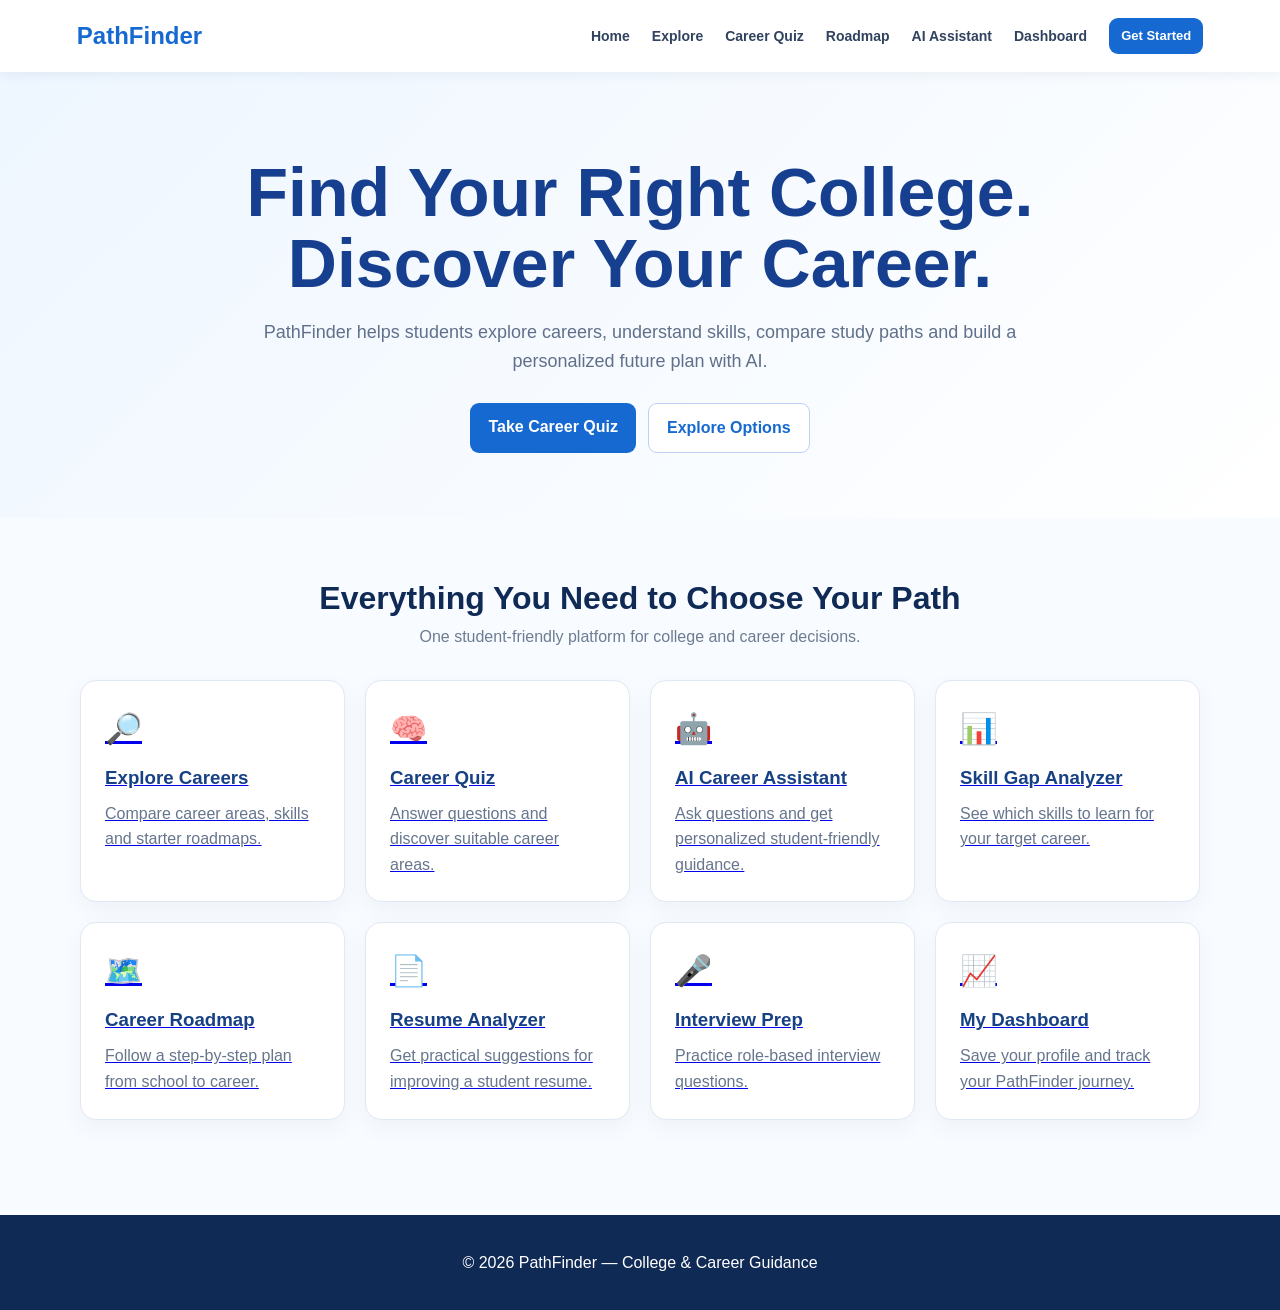
<file: index.html>
<!doctype html><html><head><meta charset="utf-8"><meta name="viewport" content="width=device-width,initial-scale=1"><title>PathFinder — College & Career Guidance</title><link rel="stylesheet" href="style.css"></head><body>
<nav><a class="logo" href="index.html">PathFinder</a><div class="navlinks"><a href="index.html">Home</a><a href="explore.html">Explore</a><a href="quiz.html">Career Quiz</a><a href="roadmap.html">Roadmap</a><a href="assistant.html">AI Assistant</a><a href="dashboard.html">Dashboard</a><a class="btn small" href="contact.html">Get Started</a></div></nav>
<section class="hero"><h1>Find Your Right College.<br>Discover Your Career.</h1><p>PathFinder helps students explore careers, understand skills, compare study paths and build a personalized future plan with AI.</p><div class="actions"><a class="btn" href="quiz.html">Take Career Quiz</a><a class="btn alt" href="explore.html">Explore Options</a></div></section>
<section class="container"><div class="section-title"><h2>Everything You Need to Choose Your Path</h2><p>One student-friendly platform for college and career decisions.</p></div><div class="grid">
<a class="card" href="explore.html"><div class="icon">🔎</div><h3>Explore Careers</h3><p>Compare career areas, skills and starter roadmaps.</p></a>
<a class="card" href="quiz.html"><div class="icon">🧠</div><h3>Career Quiz</h3><p>Answer questions and discover suitable career areas.</p></a>
<a class="card" href="assistant.html"><div class="icon">🤖</div><h3>AI Career Assistant</h3><p>Ask questions and get personalized student-friendly guidance.</p></a>
<a class="card" href="skills.html"><div class="icon">📊</div><h3>Skill Gap Analyzer</h3><p>See which skills to learn for your target career.</p></a>
<a class="card" href="roadmap.html"><div class="icon">🗺️</div><h3>Career Roadmap</h3><p>Follow a step-by-step plan from school to career.</p></a>
<a class="card" href="resume.html"><div class="icon">📄</div><h3>Resume Analyzer</h3><p>Get practical suggestions for improving a student resume.</p></a>
<a class="card" href="interview.html"><div class="icon">🎤</div><h3>Interview Prep</h3><p>Practice role-based interview questions.</p></a>
<a class="card" href="dashboard.html"><div class="icon">📈</div><h3>My Dashboard</h3><p>Save your profile and track your PathFinder journey.</p></a>
</div></section><footer>© 2026 PathFinder — College & Career Guidance</footer></body></html>
</file>
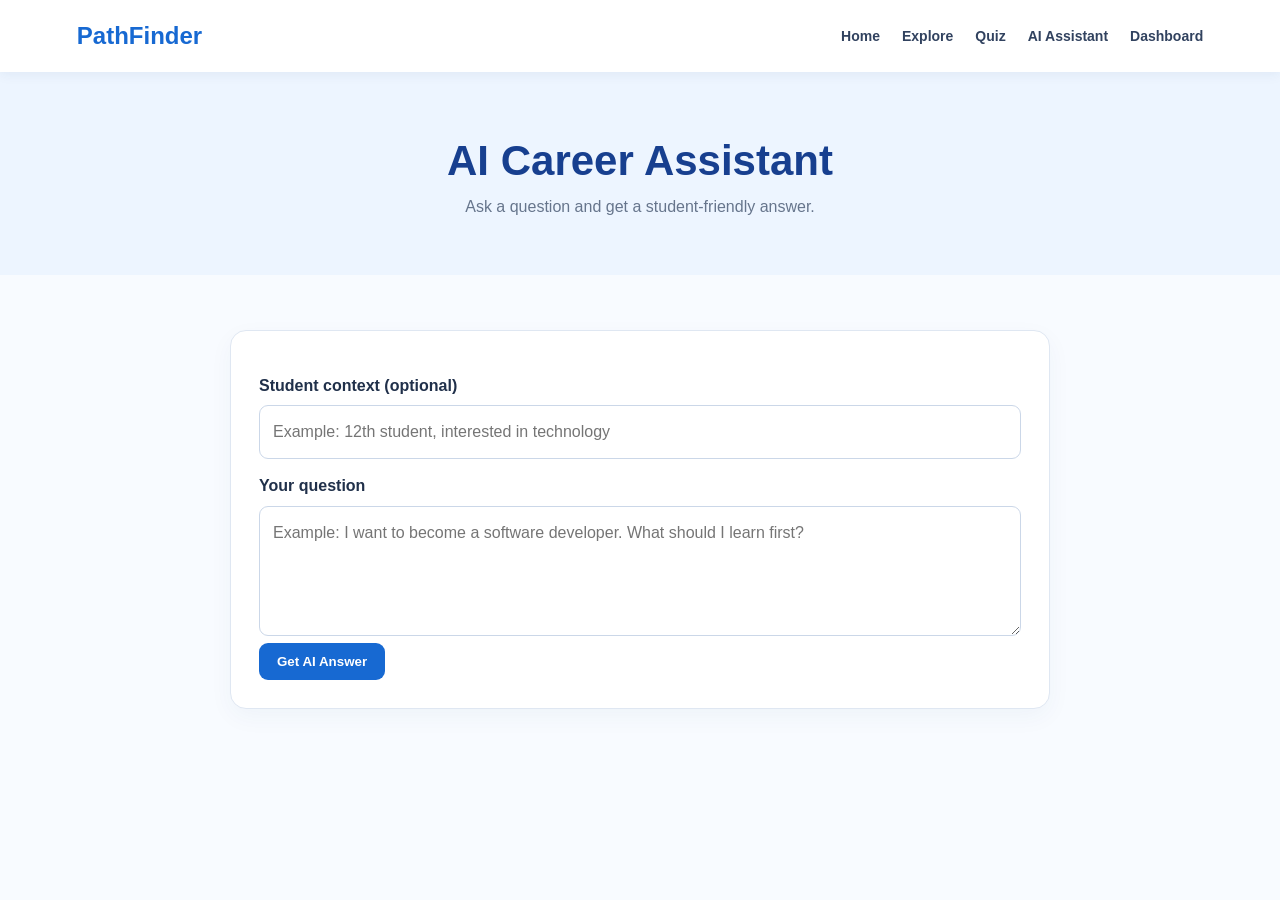
<file: assistant.html>
<!doctype html><html><head><meta charset="utf-8"><meta name="viewport" content="width=device-width,initial-scale=1"><title>AI Career Assistant — PathFinder</title><link rel="stylesheet" href="style.css"><script src="app.js" defer></script></head><body>
<nav><a class="logo" href="index.html">PathFinder</a><div class="navlinks"><a href="index.html">Home</a><a href="explore.html">Explore</a><a href="quiz.html">Quiz</a><a href="assistant.html">AI Assistant</a><a href="dashboard.html">Dashboard</a></div></nav><header class="pagehead"><h1>AI Career Assistant</h1><p>Ask a question and get a student-friendly answer.</p></header><main class="container"><div class="formbox"><label>Student context (optional)</label><input id="context" placeholder="Example: 12th student, interested in technology">
<label>Your question</label><textarea id="question" placeholder="Example: I want to become a software developer. What should I learn first?"></textarea><br><button class="btn" onclick="askAI(document.getElementById('question').value,document.getElementById('context').value)">Get AI Answer</button><div id="aiResult" class="result" style="display:none"></div></div></main></body></html>
</file>
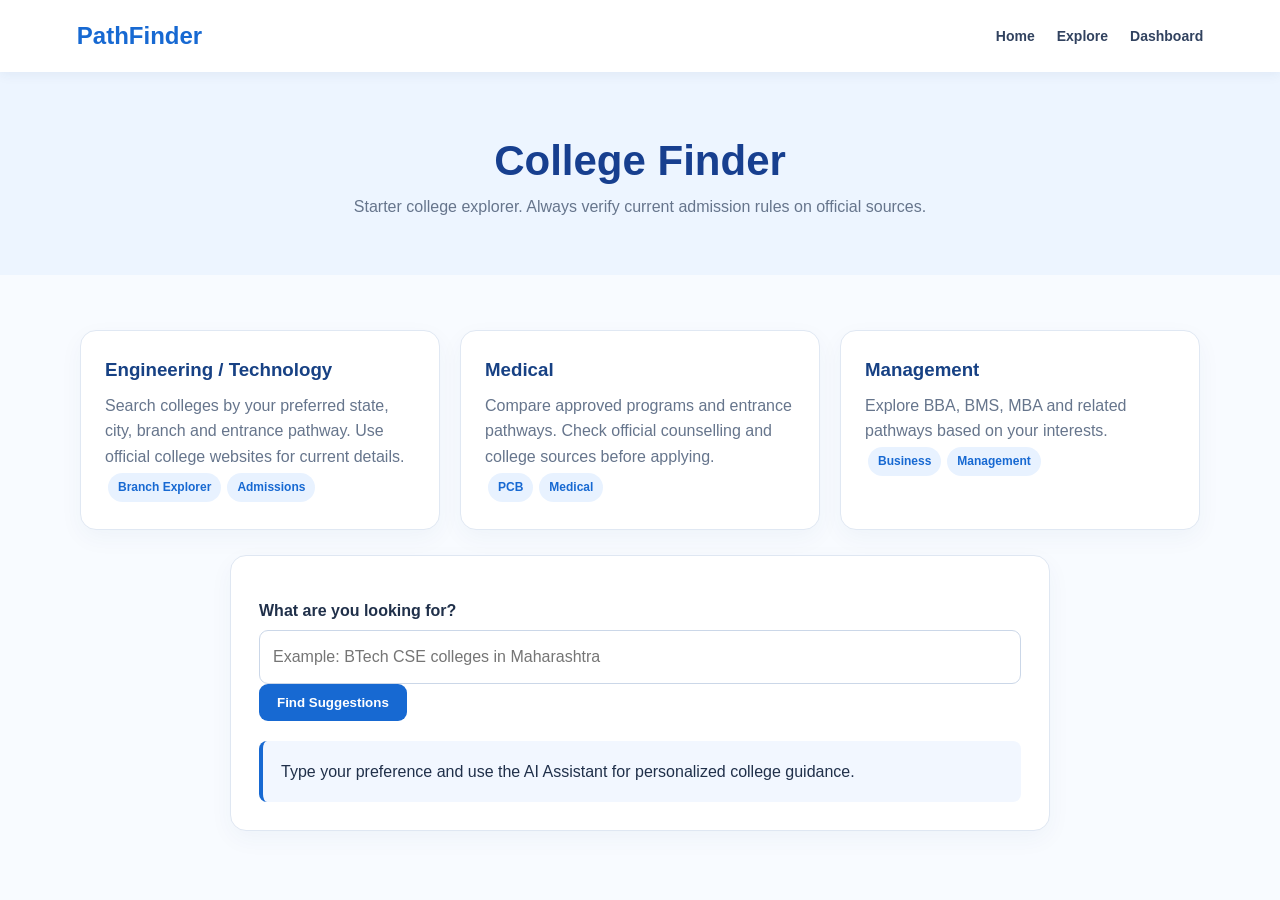
<file: colleges.html>
<!doctype html><html><head><meta charset="utf-8"><meta name="viewport" content="width=device-width,initial-scale=1"><title>College Finder — PathFinder</title><link rel="stylesheet" href="style.css"></head><body>
<nav><a class="logo" href="index.html">PathFinder</a><div class="navlinks"><a href="index.html">Home</a><a href="explore.html">Explore</a><a href="dashboard.html">Dashboard</a></div></nav><header class="pagehead"><h1>College Finder</h1><p>Starter college explorer. Always verify current admission rules on official sources.</p></header><main class="container"><div class="grid">
<div class="card"><h3>Engineering / Technology</h3><p>Search colleges by your preferred state, city, branch and entrance pathway. Use official college websites for current details.</p><span class="badge">Branch Explorer</span><span class="badge">Admissions</span></div>
<div class="card"><h3>Medical</h3><p>Compare approved programs and entrance pathways. Check official counselling and college sources before applying.</p><span class="badge">PCB</span><span class="badge">Medical</span></div>
<div class="card"><h3>Management</h3><p>Explore BBA, BMS, MBA and related pathways based on your interests.</p><span class="badge">Business</span><span class="badge">Management</span></div>
</div><div class="formbox" style="margin-top:25px"><label>What are you looking for?</label><input id="csearch" placeholder="Example: BTech CSE colleges in Maharashtra"><br><button class="btn" onclick="document.getElementById('out').textContent='Use the AI Assistant to ask this exact question for personalized guidance. For live admission information, verify official sources.'">Find Suggestions</button><div id="out" class="result">Type your preference and use the AI Assistant for personalized college guidance.</div></div></main></body></html>
</file>
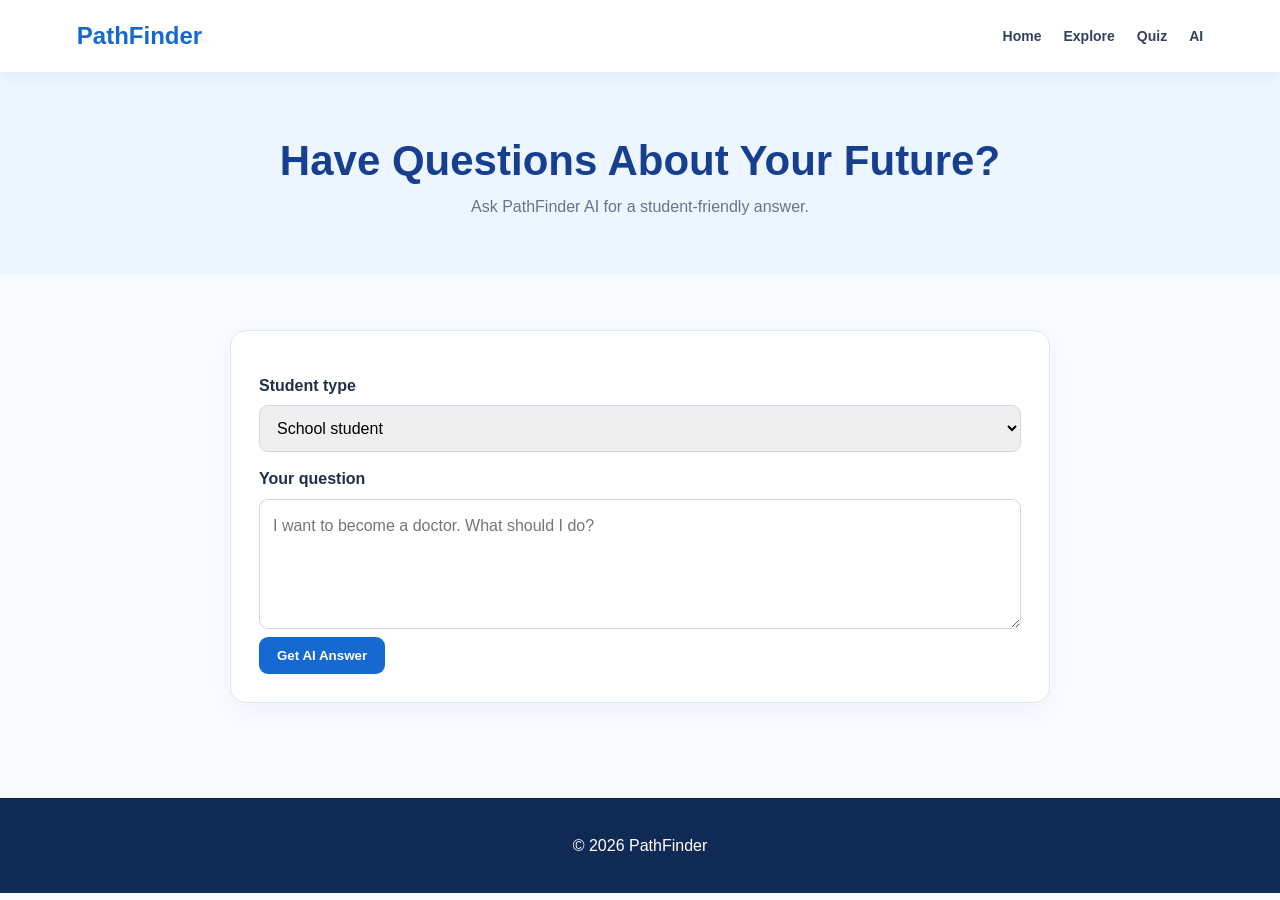
<file: contact.html>
<!doctype html><html><head><meta charset="utf-8"><meta name="viewport" content="width=device-width,initial-scale=1"><title>Contact — PathFinder</title><link rel="stylesheet" href="style.css"><script src="app.js" defer></script></head><body>
<nav><a class="logo" href="index.html">PathFinder</a><div class="navlinks"><a href="index.html">Home</a><a href="explore.html">Explore</a><a href="quiz.html">Quiz</a><a href="assistant.html">AI</a></div></nav><header class="pagehead"><h1>Have Questions About Your Future?</h1><p>Ask PathFinder AI for a student-friendly answer.</p></header><main class="container"><div class="formbox"><label>Student type</label><select id="context"><option>School student</option><option>College student</option><option>Graduate / job seeker</option></select><label>Your question</label><textarea id="question" placeholder="I want to become a doctor. What should I do?"></textarea><br><button class="btn" onclick="askAI(document.getElementById('question').value,document.getElementById('context').value)">Get AI Answer</button><div id="aiResult" class="result" style="display:none"></div></div></main><footer>© 2026 PathFinder</footer></body></html>
</file>
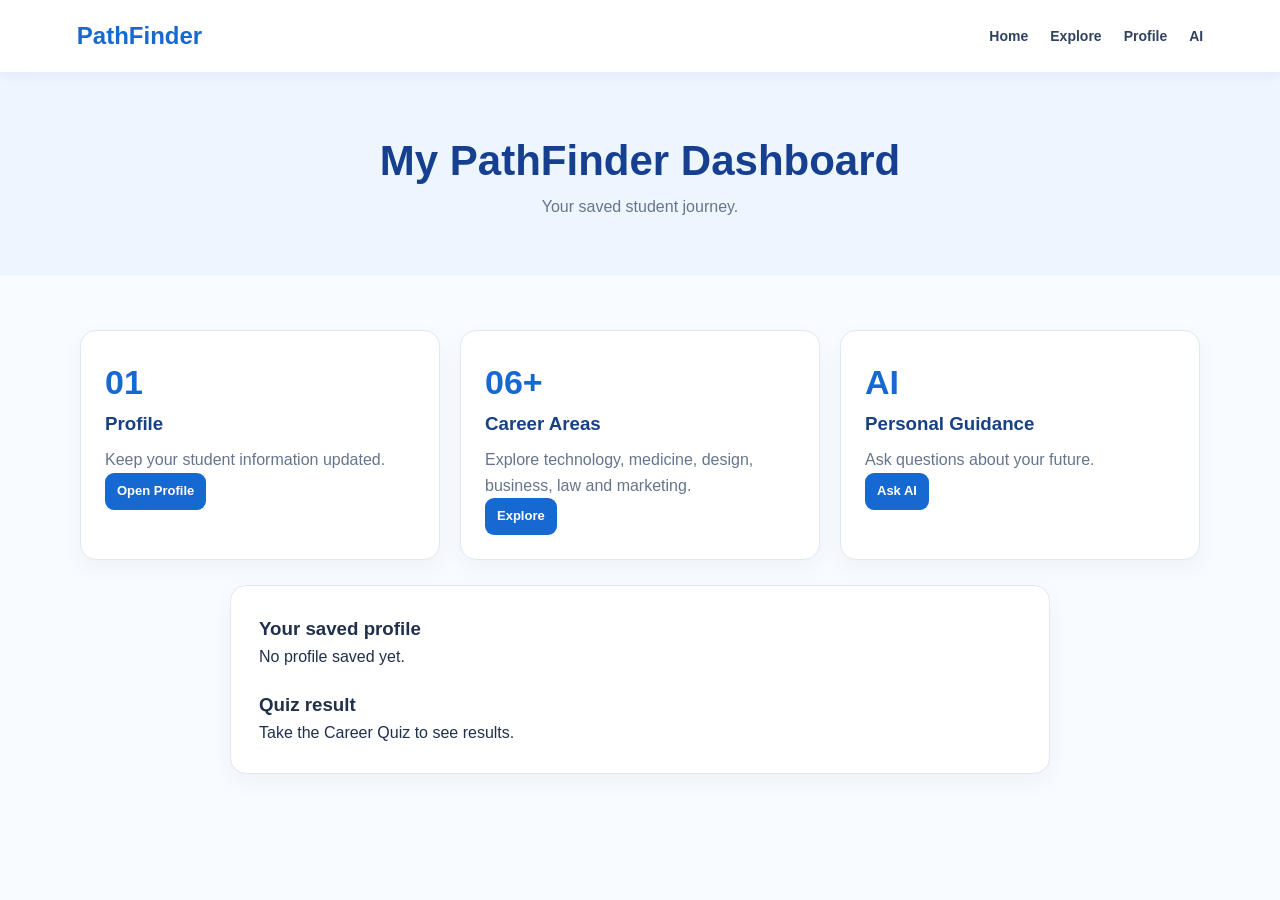
<file: dashboard.html>
<!doctype html><html><head><meta charset="utf-8"><meta name="viewport" content="width=device-width,initial-scale=1"><title>Dashboard — PathFinder</title><link rel="stylesheet" href="style.css"></head><body>
<nav><a class="logo" href="index.html">PathFinder</a><div class="navlinks"><a href="index.html">Home</a><a href="explore.html">Explore</a><a href="profile.html">Profile</a><a href="assistant.html">AI</a></div></nav><header class="pagehead"><h1>My PathFinder Dashboard</h1><p>Your saved student journey.</p></header><main class="container"><div class="grid"><div class="card"><div class="stat">01</div><h3>Profile</h3><p>Keep your student information updated.</p><a class="btn small" href="profile.html">Open Profile</a></div><div class="card"><div class="stat">06+</div><h3>Career Areas</h3><p>Explore technology, medicine, design, business, law and marketing.</p><a class="btn small" href="explore.html">Explore</a></div><div class="card"><div class="stat">AI</div><h3>Personal Guidance</h3><p>Ask questions about your future.</p><a class="btn small" href="assistant.html">Ask AI</a></div></div><div class="formbox" style="margin-top:25px"><h3>Your saved profile</h3><p id="profile"></p><h3 style="margin-top:20px">Quiz result</h3><p id="quiz"></p></div></main><script>
const p=JSON.parse(localStorage.getItem("pathfinderProfile")||"null");document.getElementById("profile").textContent=p?`${p.name||"Student"} • ${p.year||"Year not set"} • Goal: ${p.goal||"Not set"} • Skills: ${p.skills||"Not set"}`:"No profile saved yet.";
const q=JSON.parse(localStorage.getItem("quizResult")||"null");document.getElementById("quiz").textContent=q?q.map(x=>x[0]).join(", "):"Take the Career Quiz to see results.";
</script></body></html>
</file>
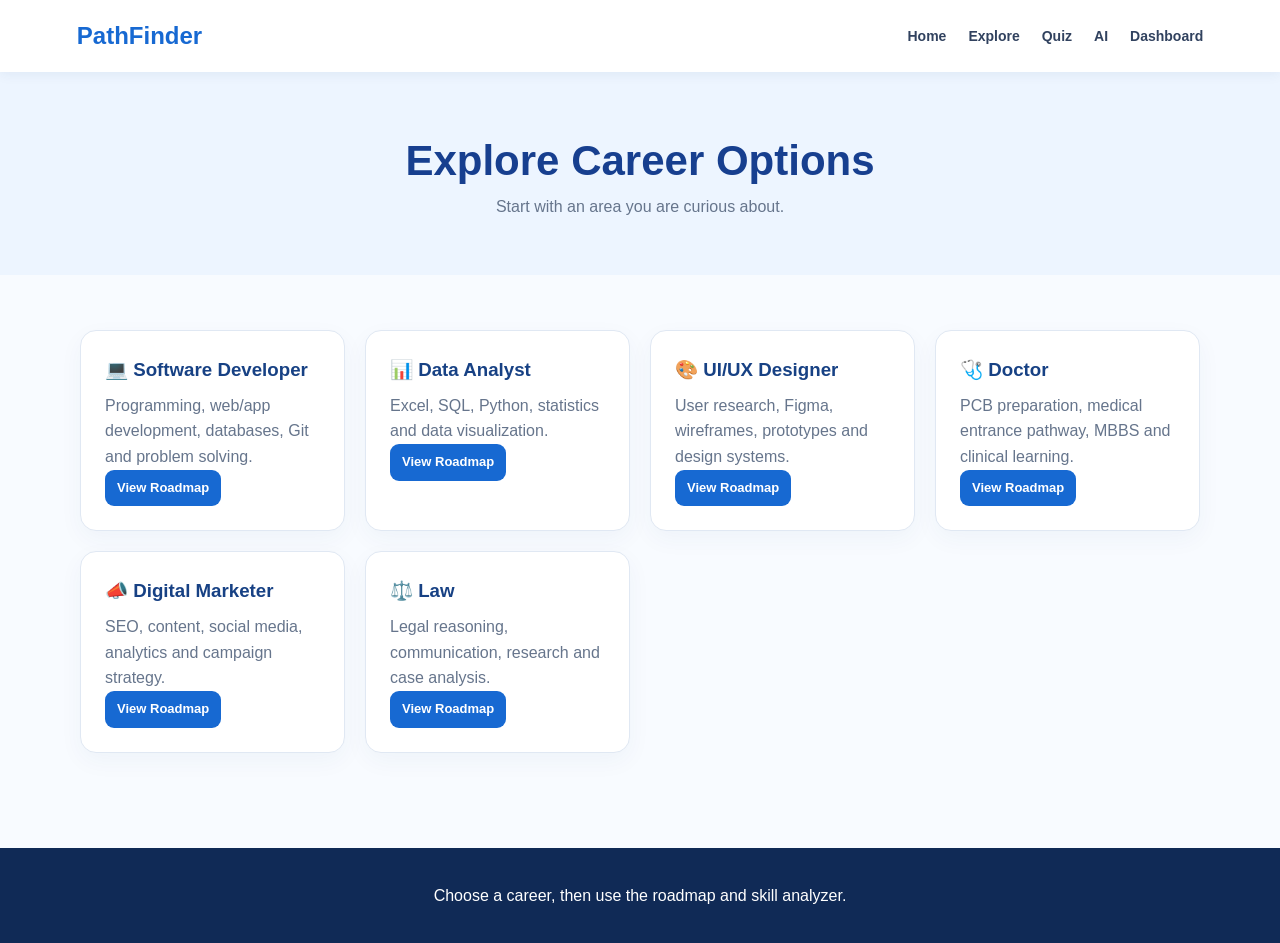
<file: explore.html>
<!doctype html><html><head><meta charset="utf-8"><meta name="viewport" content="width=device-width,initial-scale=1"><title>Explore Careers — PathFinder</title><link rel="stylesheet" href="style.css"></head><body>
<nav><a class="logo" href="index.html">PathFinder</a><div class="navlinks"><a href="index.html">Home</a><a href="explore.html">Explore</a><a href="quiz.html">Quiz</a><a href="assistant.html">AI</a><a href="dashboard.html">Dashboard</a></div></nav>
<header class="pagehead"><h1>Explore Career Options</h1><p>Start with an area you are curious about.</p></header><main class="container"><div class="grid">
<div class="card"><h3>💻 Software Developer</h3><p>Programming, web/app development, databases, Git and problem solving.</p><a class="btn small" href="/roadmap.html?career=Software%20Developer">View Roadmap</a></div>
<div class="card"><h3>📊 Data Analyst</h3><p>Excel, SQL, Python, statistics and data visualization.</p><a class="btn small" href="/roadmap.html?career=Data%20Analyst">View Roadmap</a></div>
<div class="card"><h3>🎨 UI/UX Designer</h3><p>User research, Figma, wireframes, prototypes and design systems.</p><a class="btn small" href="/roadmap.html?career=UI%2FUX%20Designer">View Roadmap</a></div>
<div class="card"><h3>🩺 Doctor</h3><p>PCB preparation, medical entrance pathway, MBBS and clinical learning.</p><a class="btn small" href="/roadmap.html?career=Doctor">View Roadmap</a></div>
<div class="card"><h3>📣 Digital Marketer</h3><p>SEO, content, social media, analytics and campaign strategy.</p><a class="btn small" href="/roadmap.html?career=Digital%20Marketer">View Roadmap</a></div>
<div class="card"><h3>⚖️ Law</h3><p>Legal reasoning, communication, research and case analysis.</p><a class="btn small" href="/roadmap.html?career=Law">View Roadmap</a></div>
</div></main><footer>Choose a career, then use the roadmap and skill analyzer.</footer></body></html>
</file>
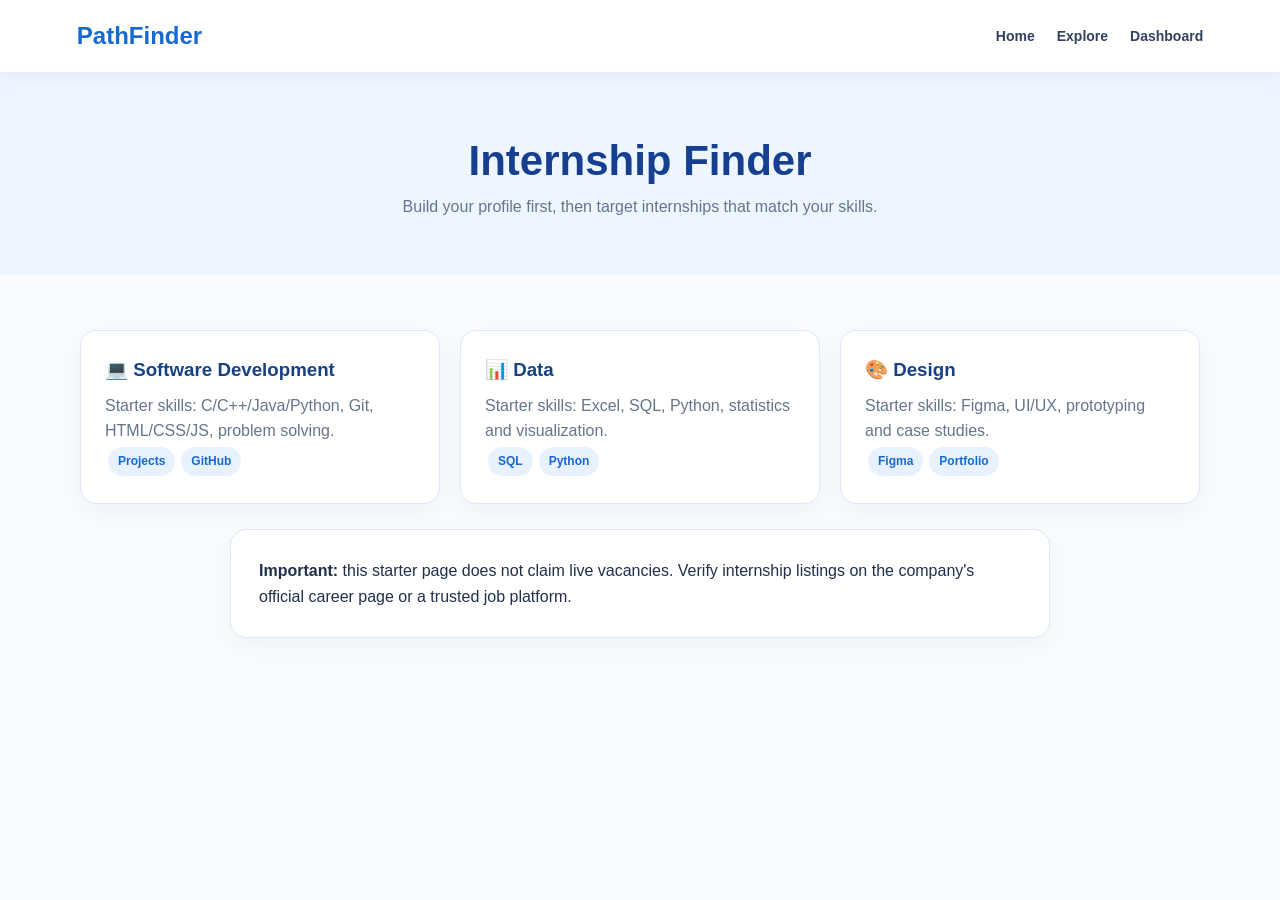
<file: internships.html>
<!doctype html><html><head><meta charset="utf-8"><meta name="viewport" content="width=device-width,initial-scale=1"><title>Internship Finder — PathFinder</title><link rel="stylesheet" href="style.css"></head><body>
<nav><a class="logo" href="index.html">PathFinder</a><div class="navlinks"><a href="index.html">Home</a><a href="explore.html">Explore</a><a href="dashboard.html">Dashboard</a></div></nav><header class="pagehead"><h1>Internship Finder</h1><p>Build your profile first, then target internships that match your skills.</p></header><main class="container"><div class="grid">
<div class="card"><h3>💻 Software Development</h3><p>Starter skills: C/C++/Java/Python, Git, HTML/CSS/JS, problem solving.</p><span class="badge">Projects</span><span class="badge">GitHub</span></div>
<div class="card"><h3>📊 Data</h3><p>Starter skills: Excel, SQL, Python, statistics and visualization.</p><span class="badge">SQL</span><span class="badge">Python</span></div>
<div class="card"><h3>🎨 Design</h3><p>Starter skills: Figma, UI/UX, prototyping and case studies.</p><span class="badge">Figma</span><span class="badge">Portfolio</span></div>
</div><div class="formbox" style="margin-top:25px"><p><b>Important:</b> this starter page does not claim live vacancies. Verify internship listings on the company's official career page or a trusted job platform.</p></div></main></body></html>
</file>
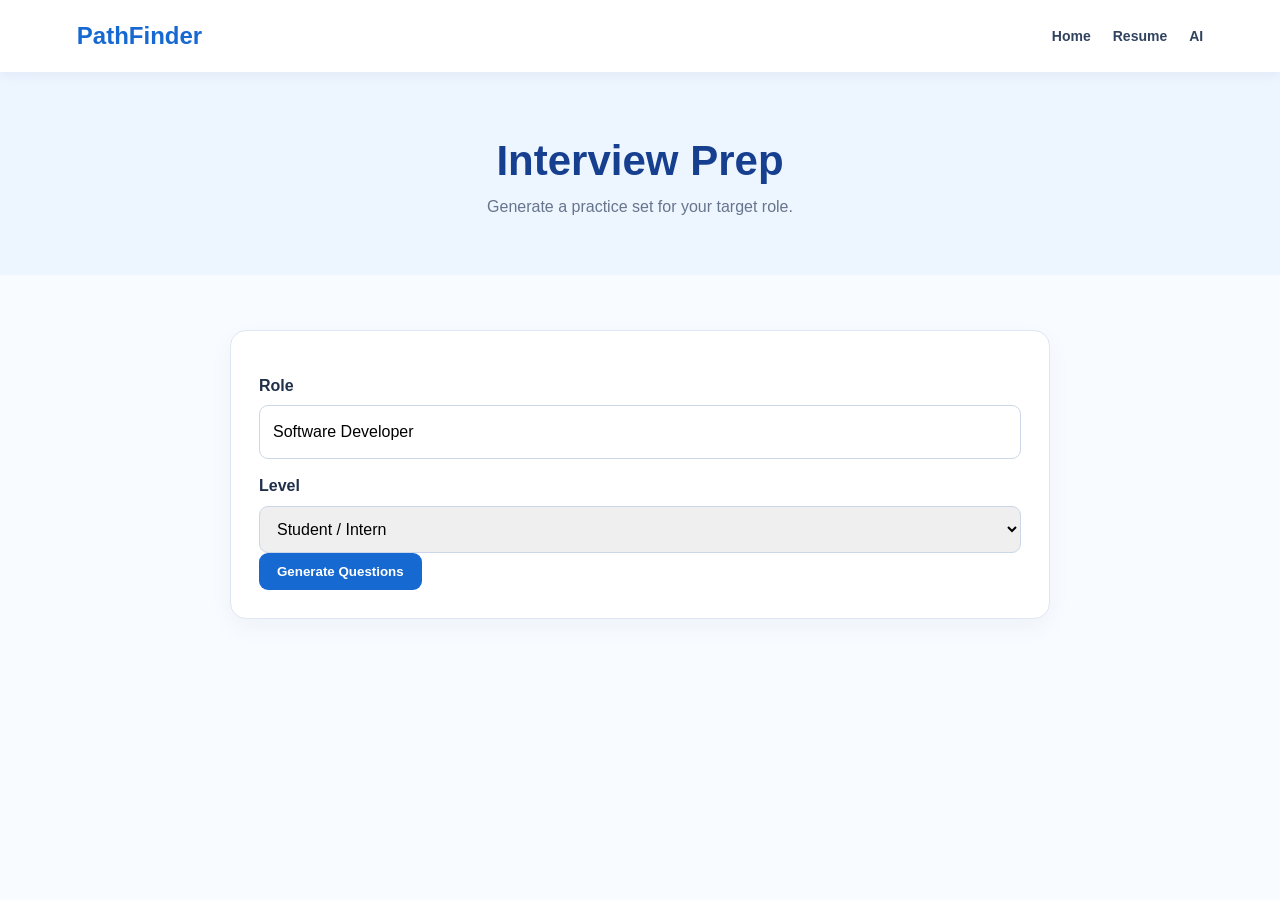
<file: interview.html>
<!doctype html><html><head><meta charset="utf-8"><meta name="viewport" content="width=device-width,initial-scale=1"><title>Interview Prep — PathFinder</title><link rel="stylesheet" href="style.css"><script src="app.js" defer></script></head><body>
<nav><a class="logo" href="index.html">PathFinder</a><div class="navlinks"><a href="index.html">Home</a><a href="resume.html">Resume</a><a href="assistant.html">AI</a></div></nav><header class="pagehead"><h1>Interview Prep</h1><p>Generate a practice set for your target role.</p></header><main class="container"><div class="formbox"><label>Role</label><input id="role" value="Software Developer"><label>Level</label><select id="level"><option>Student / Intern</option><option>Entry Level</option></select><br><button class="btn" onclick="interview()">Generate Questions</button><div id="interviewResult" class="result" style="display:none"></div></div></main></body></html>
</file>
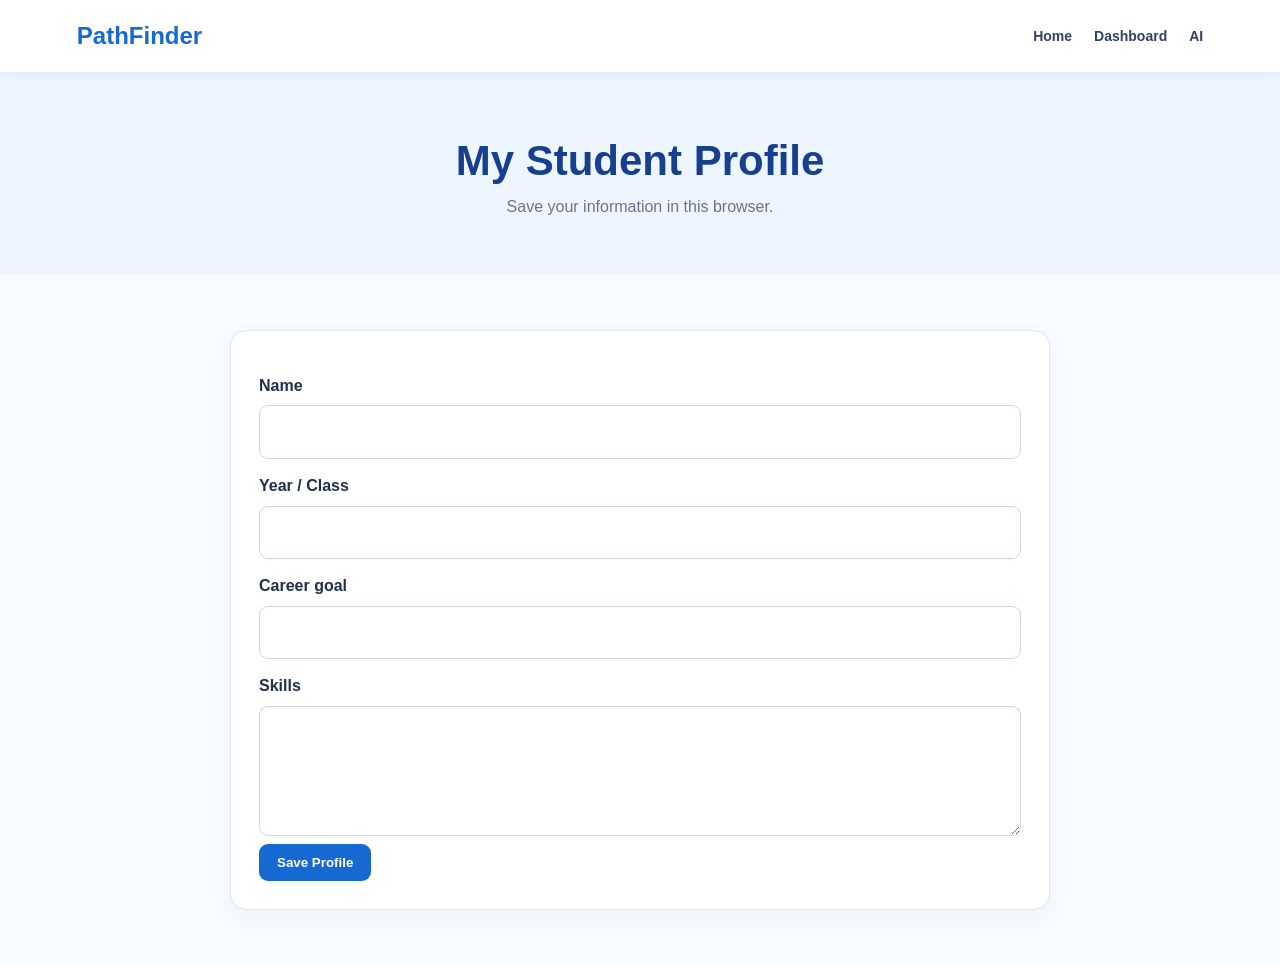
<file: profile.html>
<!doctype html><html><head><meta charset="utf-8"><meta name="viewport" content="width=device-width,initial-scale=1"><title>My Profile — PathFinder</title><link rel="stylesheet" href="style.css"><script src="app.js" defer></script></head><body>
<nav><a class="logo" href="index.html">PathFinder</a><div class="navlinks"><a href="index.html">Home</a><a href="dashboard.html">Dashboard</a><a href="assistant.html">AI</a></div></nav><header class="pagehead"><h1>My Student Profile</h1><p>Save your information in this browser.</p></header><main class="container"><div class="formbox"><label>Name</label><input id="name"><label>Year / Class</label><input id="year"><label>Career goal</label><input id="goal"><label>Skills</label><textarea id="skills"></textarea><br><button class="btn" onclick="saveProfile()">Save Profile</button></div></main></body></html>
</file>
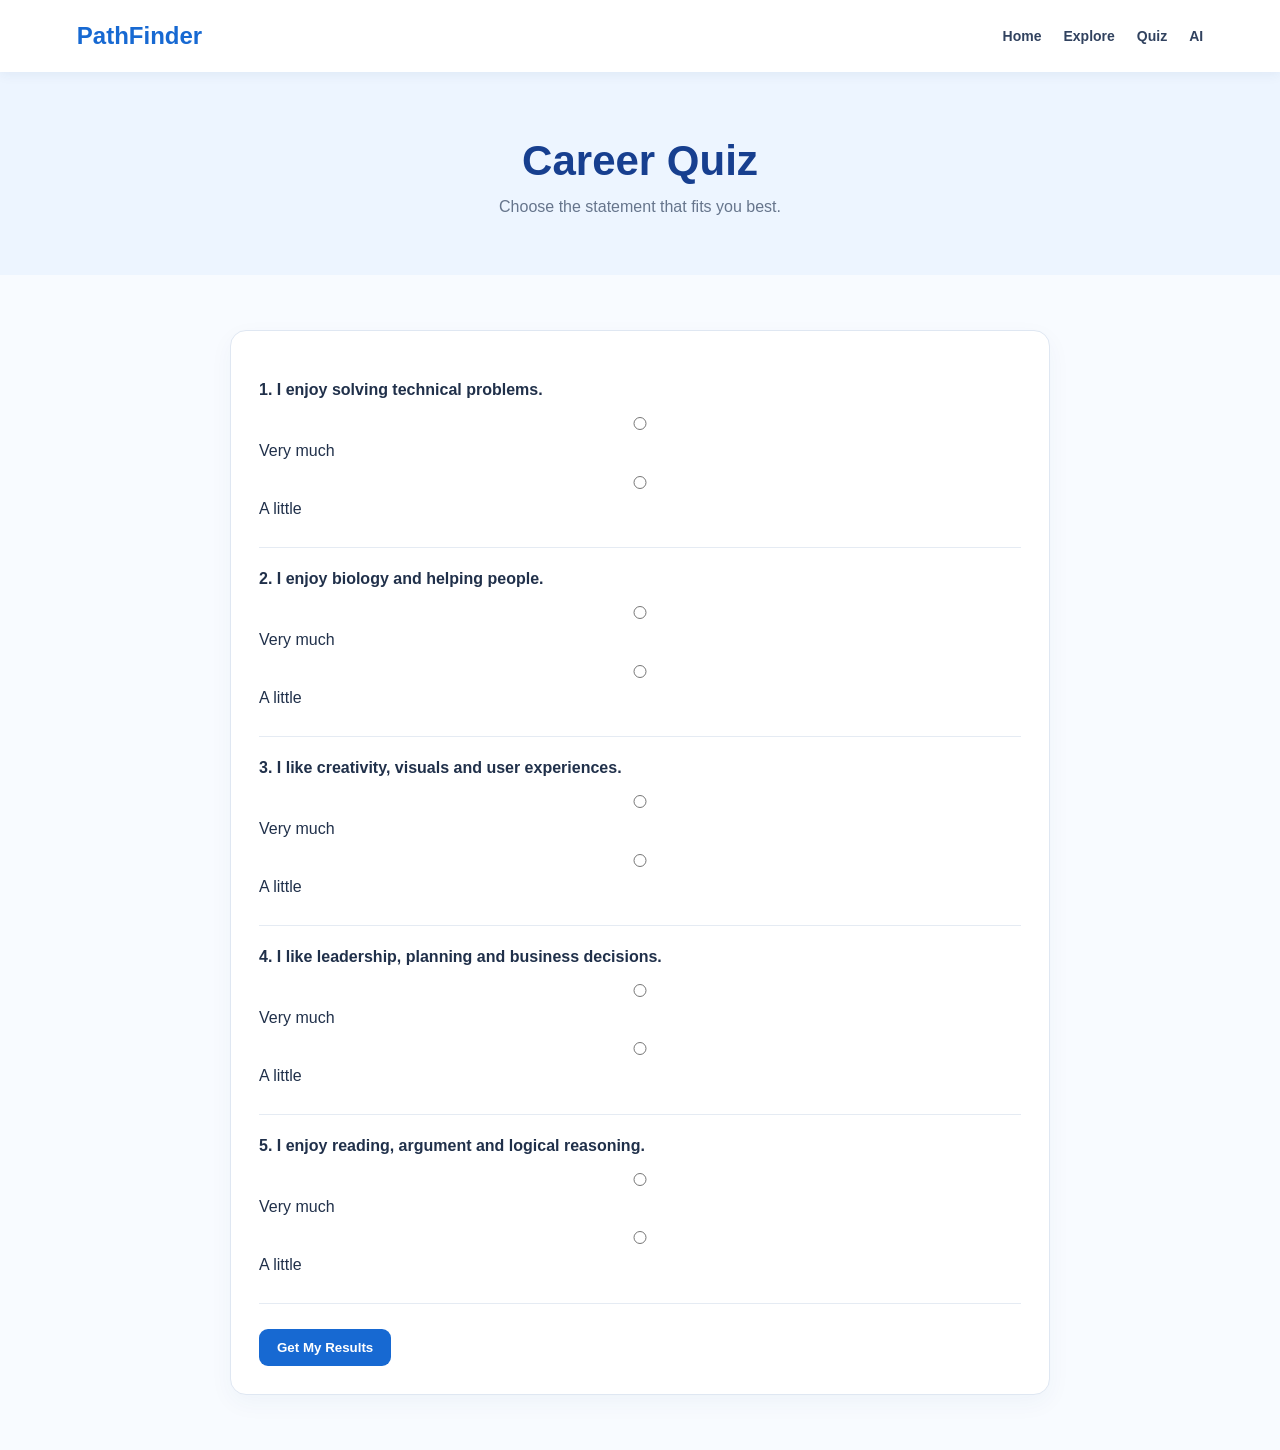
<file: quiz.html>
<!doctype html><html><head><meta charset="utf-8"><meta name="viewport" content="width=device-width,initial-scale=1"><title>Career Quiz — PathFinder</title><link rel="stylesheet" href="style.css"><script src="app.js" defer></script></head><body>
<nav><a class="logo" href="index.html">PathFinder</a><div class="navlinks"><a href="index.html">Home</a><a href="explore.html">Explore</a><a href="quiz.html">Quiz</a><a href="assistant.html">AI</a></div></nav><header class="pagehead"><h1>Career Quiz</h1><p>Choose the statement that fits you best.</p></header><main class="container"><div class="formbox">
<div class="quiz-q"><p>1. I enjoy solving technical problems.</p><label class="option"><input type="radio" name="q1" data-career="Technology" value="3"> Very much</label><label class="option"><input type="radio" name="q1" data-career="Business" value="1"> A little</label></div>
<div class="quiz-q"><p>2. I enjoy biology and helping people.</p><label class="option"><input type="radio" name="q2" data-career="Medicine" value="3"> Very much</label><label class="option"><input type="radio" name="q2" data-career="Technology" value="1"> A little</label></div>
<div class="quiz-q"><p>3. I like creativity, visuals and user experiences.</p><label class="option"><input type="radio" name="q3" data-career="Design" value="3"> Very much</label><label class="option"><input type="radio" name="q3" data-career="Technology" value="1"> A little</label></div>
<div class="quiz-q"><p>4. I like leadership, planning and business decisions.</p><label class="option"><input type="radio" name="q4" data-career="Business" value="3"> Very much</label><label class="option"><input type="radio" name="q4" data-career="Law" value="1"> A little</label></div>
<div class="quiz-q"><p>5. I enjoy reading, argument and logical reasoning.</p><label class="option"><input type="radio" name="q5" data-career="Law" value="3"> Very much</label><label class="option"><input type="radio" name="q5" data-career="Business" value="1"> A little</label></div>
<br><button class="btn" onclick="runQuiz()">Get My Results</button><div id="quizResult" class="result" style="display:none"></div></div></main></body></html>
</file>
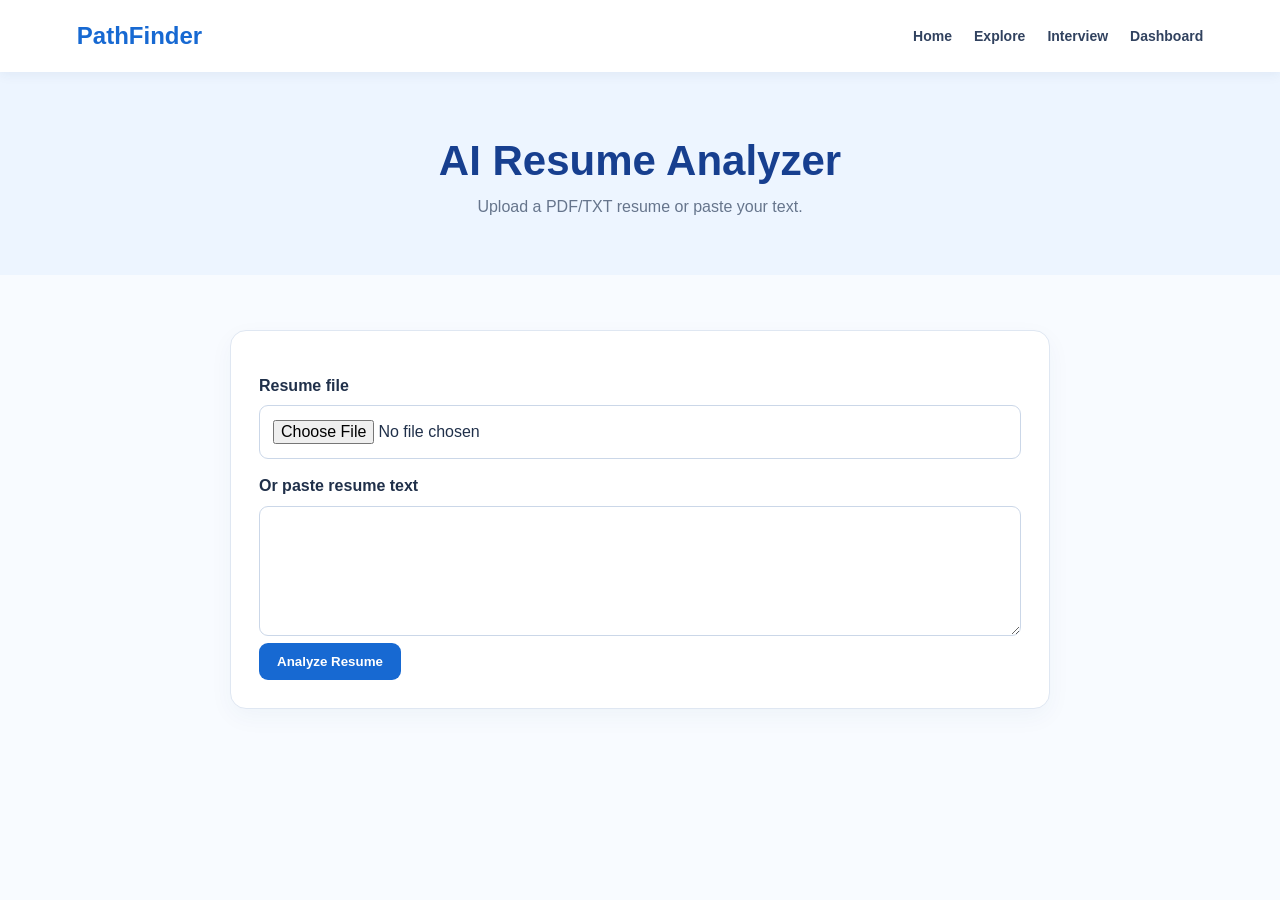
<file: resume.html>
<!doctype html><html><head><meta charset="utf-8"><meta name="viewport" content="width=device-width,initial-scale=1"><title>Resume Analyzer — PathFinder</title><link rel="stylesheet" href="style.css"></head><body>
<nav><a class="logo" href="index.html">PathFinder</a><div class="navlinks"><a href="index.html">Home</a><a href="explore.html">Explore</a><a href="interview.html">Interview</a><a href="dashboard.html">Dashboard</a></div></nav><header class="pagehead"><h1>AI Resume Analyzer</h1><p>Upload a PDF/TXT resume or paste your text.</p></header><main class="container"><div class="formbox"><form id="rf"><label>Resume file</label><input type="file" id="resume" accept=".pdf,.txt"><label>Or paste resume text</label><textarea id="resumeText"></textarea><br><button class="btn" type="submit">Analyze Resume</button></form><div id="resumeResult" class="result" style="display:none"></div></div></main><script>
document.getElementById("rf").addEventListener("submit",async e=>{e.preventDefault();let fd=new FormData();let f=document.getElementById("resume").files[0];if(f)fd.append("resume",f);fd.append("resume_text",document.getElementById("resumeText").value);let box=document.getElementById("resumeResult");box.style.display="block";box.textContent="Analyzing...";try{if(window.location.hostname.includes("github.io")||!window.location.hostname){throw new Error("demo");}let r=await fetch("/api/resume",{method:"POST",body:fd});let d=await r.json();box.textContent=d.answer||d.error}catch(x){const text=document.getElementById("resumeText").value.trim();if(!text){box.textContent="GitHub Pages demo mode: paste your resume text above to get a quick analysis.";return;}const words=text.toLowerCase();let score=50;["education","skills","project","experience","contact","github","linkedin"].forEach(k=>{if(words.includes(k))score+=7;});score=Math.min(100,score);box.textContent=`Quick Resume Check (GitHub Pages demo)\n\nScore: ${score}/100\n\nSuggestions:\n• Keep a clear Education and Skills section.\n• Add 2–3 measurable projects.\n• Include GitHub/LinkedIn links.\n• Use action verbs and concise bullet points.\n• Tailor skills to your target role.`}});
</script></body></html>
</file>
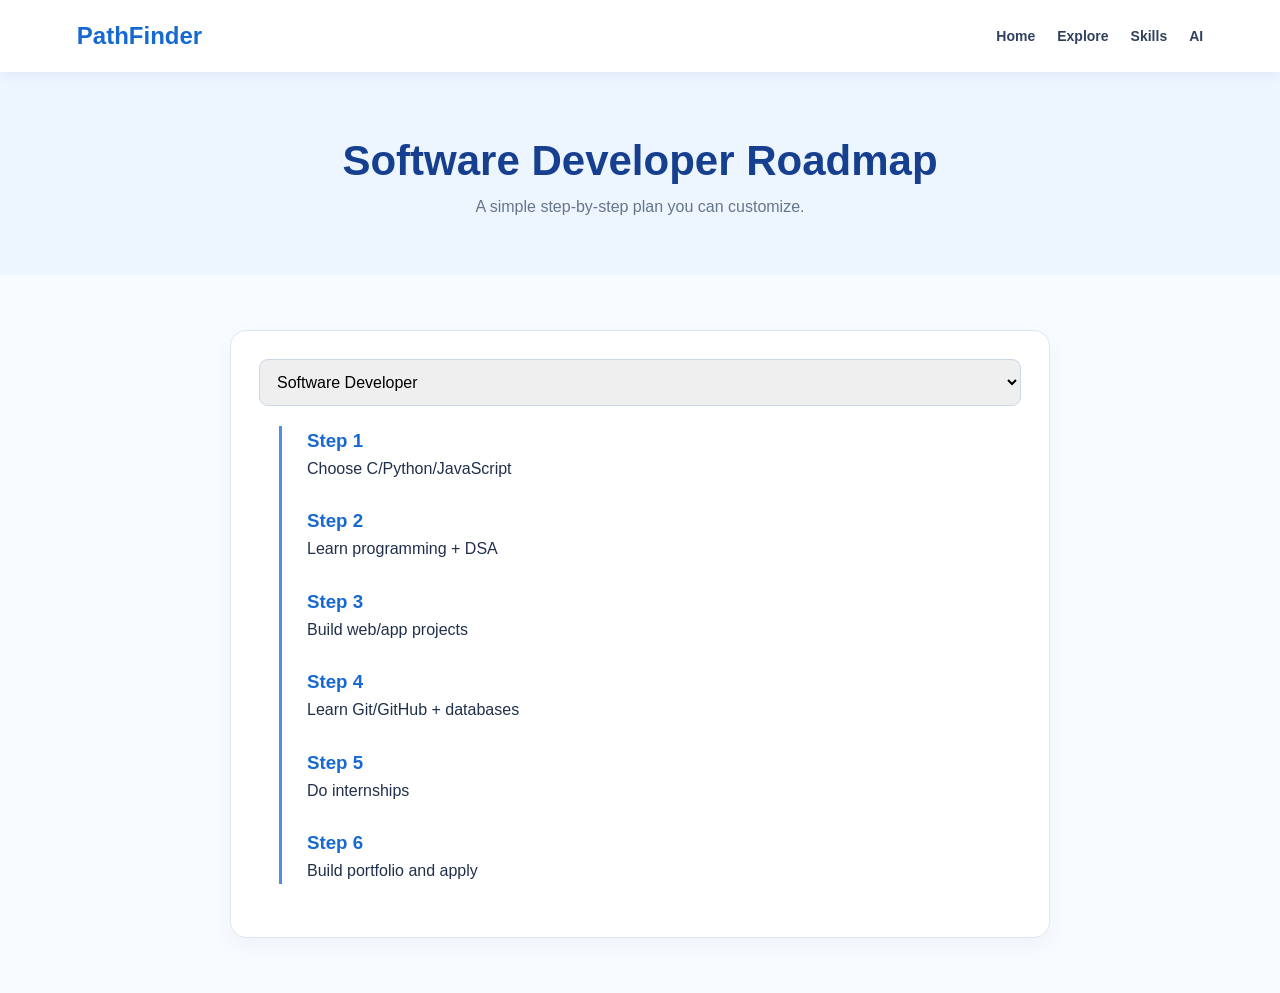
<file: roadmap.html>
<!doctype html><html><head><meta charset="utf-8"><meta name="viewport" content="width=device-width,initial-scale=1"><title>Career Roadmap — PathFinder</title><link rel="stylesheet" href="style.css"></head><body>
<nav><a class="logo" href="index.html">PathFinder</a><div class="navlinks"><a href="index.html">Home</a><a href="explore.html">Explore</a><a href="skills.html">Skills</a><a href="assistant.html">AI</a></div></nav><header class="pagehead"><h1 id="title">Career Roadmap</h1><p>A simple step-by-step plan you can customize.</p></header><main class="container"><div class="formbox"><select id="career" onchange="render()"><option>Software Developer</option><option>Data Analyst</option><option>UI/UX Designer</option><option>Doctor</option><option>Digital Marketer</option><option>Law</option></select><div id="road" class="timeline"></div></div></main><script>
const plans={ "Software Developer":["Choose C/Python/JavaScript","Learn programming + DSA","Build web/app projects","Learn Git/GitHub + databases","Do internships","Build portfolio and apply"],"Data Analyst":["Learn Excel","Learn SQL","Learn Python + pandas","Study statistics","Build dashboards/projects","Apply for analyst internships"],"UI/UX Designer":["Learn design basics","Learn Figma","Practice user research","Create wireframes/prototypes","Build 3 case studies","Apply for internships"],"Doctor":["Choose PCB pathway","Prepare for medical entrance","Join an approved medical program","Complete clinical learning/internship","Build medical knowledge","Consider specialization"],"Digital Marketer":["Learn marketing fundamentals","Learn SEO + content","Learn social media","Learn analytics","Run sample campaigns","Build portfolio"],"Law":["Build reading/reasoning skills","Explore law entrance options","Study legal foundations","Practice research and writing","Do internships/moots","Build professional network"]};
function render(){let c=document.getElementById("career").value;document.getElementById("title").textContent=c+" Roadmap";document.getElementById("road").innerHTML=plans[c].map((x,i)=>`<div class="step"><h3>Step ${i+1}</h3><p>${x}</p></div>`).join("")}
const p=new URLSearchParams(location.search).get("career");if(p){let o=[...document.querySelectorAll("#career option")].find(x=>x.textContent===p);if(o)document.getElementById("career").value=p}render();
</script></body></html>
</file>
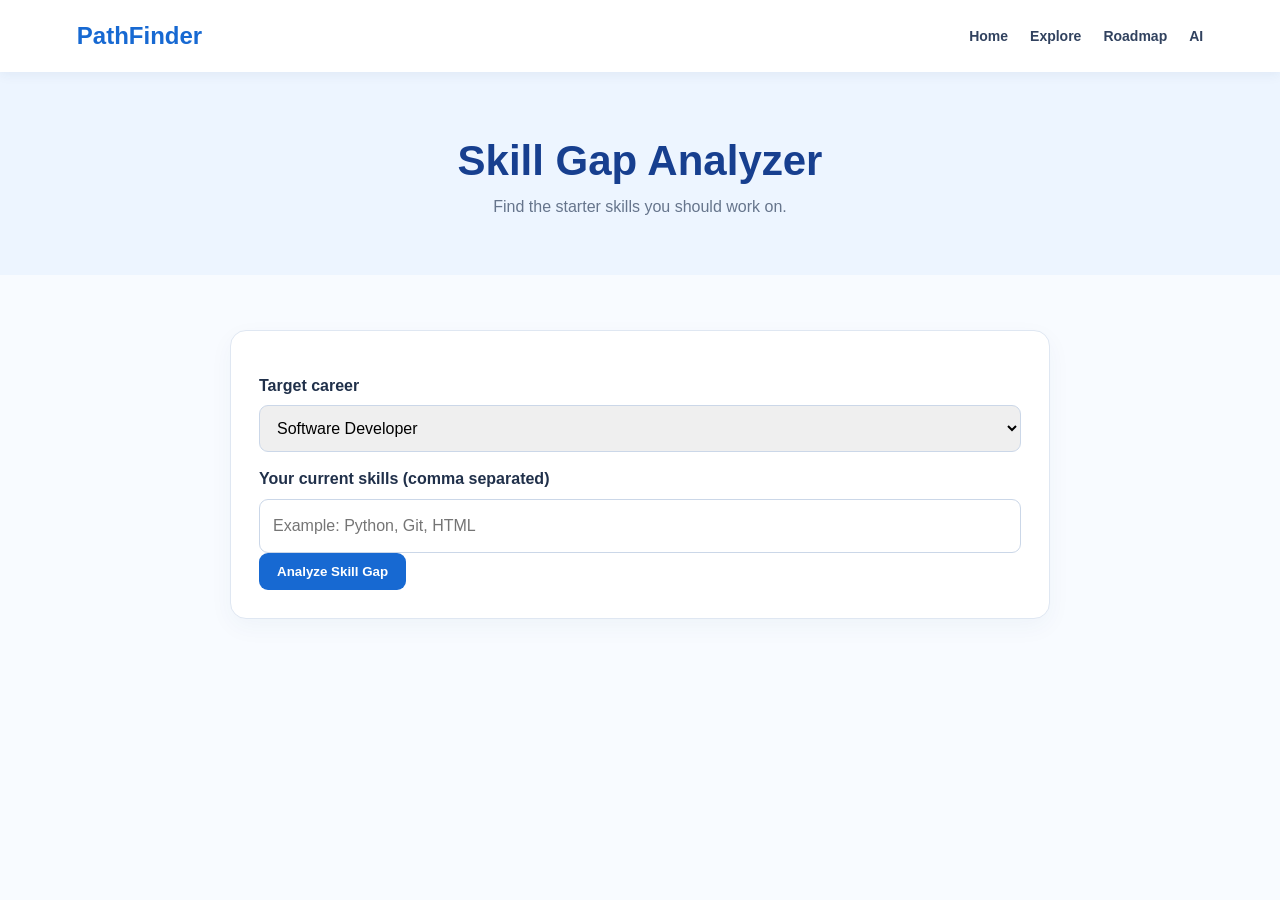
<file: skills.html>
<!doctype html><html><head><meta charset="utf-8"><meta name="viewport" content="width=device-width,initial-scale=1"><title>Skill Gap Analyzer — PathFinder</title><link rel="stylesheet" href="style.css"><script src="app.js" defer></script></head><body>
<nav><a class="logo" href="index.html">PathFinder</a><div class="navlinks"><a href="index.html">Home</a><a href="explore.html">Explore</a><a href="roadmap.html">Roadmap</a><a href="assistant.html">AI</a></div></nav><header class="pagehead"><h1>Skill Gap Analyzer</h1><p>Find the starter skills you should work on.</p></header><main class="container"><div class="formbox"><label>Target career</label><select id="targetCareer"><option>Software Developer</option><option>Data Analyst</option><option>UI/UX Designer</option><option>Doctor</option><option>Digital Marketer</option></select><label>Your current skills (comma separated)</label><input id="currentSkills" placeholder="Example: Python, Git, HTML"><br><button class="btn" onclick="skillGap()">Analyze Skill Gap</button><div id="gapResult" class="result" style="display:none"></div></div></main></body></html>
</file>
<file: style.css>
*{box-sizing:border-box;margin:0;padding:0}
:root{--blue:#1769d2;--dark:#102a56;--light:#f4f8ff;--text:#20304a;--card:#fff}
body{font-family:Arial,Helvetica,sans-serif;color:var(--text);background:#f8fbff;line-height:1.6}
nav{height:72px;background:#fff;display:flex;align-items:center;justify-content:space-between;padding:0 6%;position:sticky;top:0;z-index:10;box-shadow:0 2px 12px #173a6b12}
.logo{font-size:24px;font-weight:800;color:var(--blue);text-decoration:none}
.navlinks{display:flex;gap:22px;align-items:center;flex-wrap:wrap}.navlinks a{text-decoration:none;color:#31425f;font-weight:600;font-size:14px}.navlinks a:hover{color:var(--blue)}
.btn{display:inline-block;background:var(--blue);color:white!important;border:0;border-radius:9px;padding:11px 18px;text-decoration:none;font-weight:700;cursor:pointer}.btn.alt{background:white;color:var(--blue)!important;border:1px solid #bcd2f0}.btn.small{padding:8px 12px;font-size:13px}
.hero{padding:85px 7% 65px;text-align:center;background:linear-gradient(135deg,#eef6ff,#fff)}
.hero h1{font-size:clamp(38px,6vw,68px);line-height:1.05;color:#173f8f;margin-bottom:18px}.hero p{max-width:760px;margin:auto;color:#60708a;font-size:18px}.actions{margin-top:28px;display:flex;gap:12px;justify-content:center;flex-wrap:wrap}
.container{width:min(1120px,92%);margin:auto;padding:55px 0}.section-title{text-align:center;margin-bottom:30px}.section-title h2{font-size:32px;color:var(--dark)}.section-title p{color:#6d7c91}
.grid{display:grid;grid-template-columns:repeat(auto-fit,minmax(240px,1fr));gap:20px}.card{background:var(--card);border:1px solid #e0e8f3;border-radius:16px;padding:24px;box-shadow:0 8px 25px #173a6b0b}.card h3{color:#174184;margin-bottom:8px}.card p{color:#66758c}.icon{font-size:30px;margin-bottom:10px}
.pagehead{padding:55px 6%;background:#edf5ff;text-align:center}.pagehead h1{font-size:42px;color:#173f8f}.pagehead p{color:#66758c}
.formbox{background:white;padding:28px;border-radius:16px;border:1px solid #dfe7f2;max-width:820px;margin:0 auto;box-shadow:0 8px 25px #173a6b0b}
label{display:block;font-weight:700;margin:14px 0 7px}input,select,textarea{width:100%;padding:13px;border:1px solid #cbd7e8;border-radius:9px;font:inherit}textarea{min-height:130px;resize:vertical}
.result{margin-top:20px;background:#f2f7ff;border-left:4px solid var(--blue);padding:18px;border-radius:8px;white-space:pre-wrap}
.quiz-q{padding:18px 0;border-bottom:1px solid #e5ebf3}.quiz-q p{font-weight:700;margin-bottom:10px}.option{display:block;font-weight:400;margin:7px 0}
.badge{display:inline-block;padding:5px 10px;border-radius:20px;background:#e8f2ff;color:#1769d2;font-size:12px;font-weight:700;margin:3px}
footer{background:#102a56;color:white;padding:35px 6%;text-align:center;margin-top:40px}
.timeline{border-left:3px solid #4b8fe8;margin:20px;padding-left:25px}.step{margin:0 0 25px}.step h3{color:#1769d2}
.stat{font-size:34px;font-weight:800;color:#1769d2}
@media(max-width:800px){nav{height:auto;padding:15px 4%;align-items:flex-start;gap:10px}.navlinks{gap:10px}.navlinks a{font-size:12px}.hero{padding-top:55px}}
</file>
